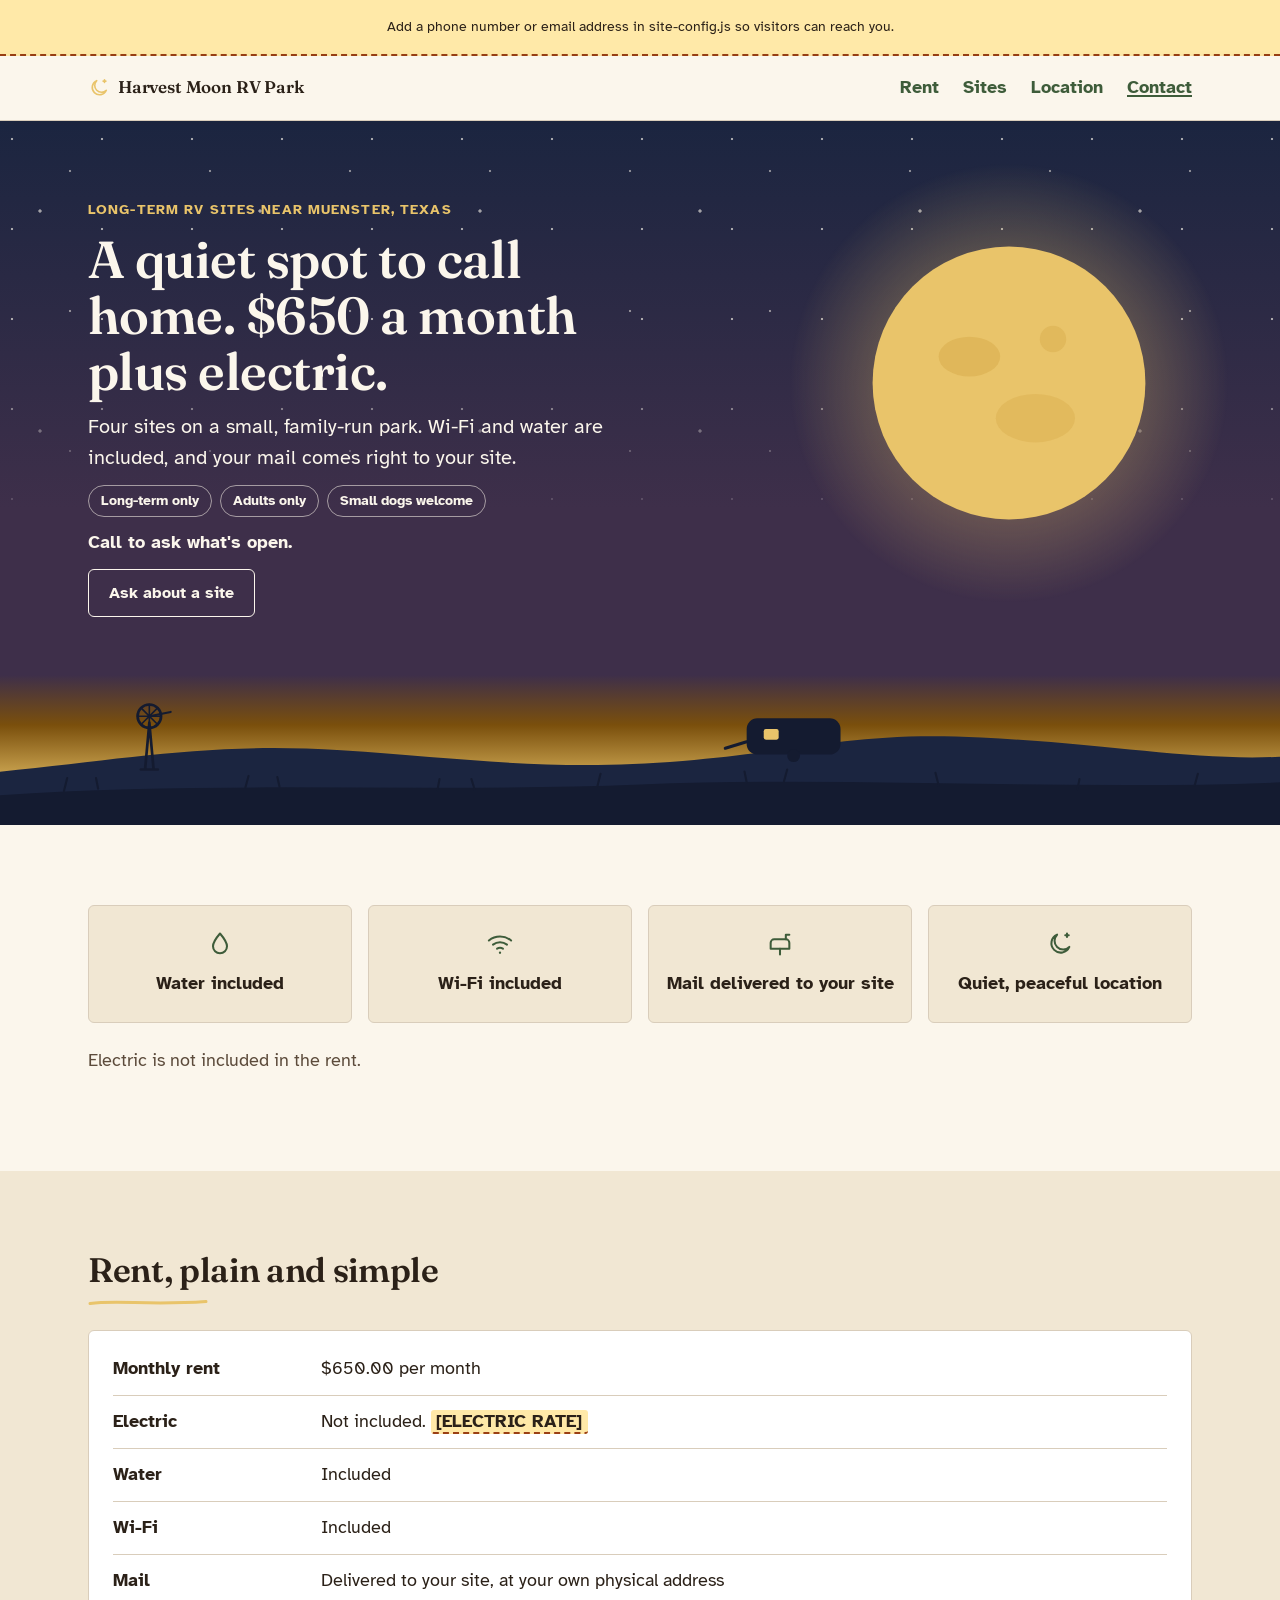
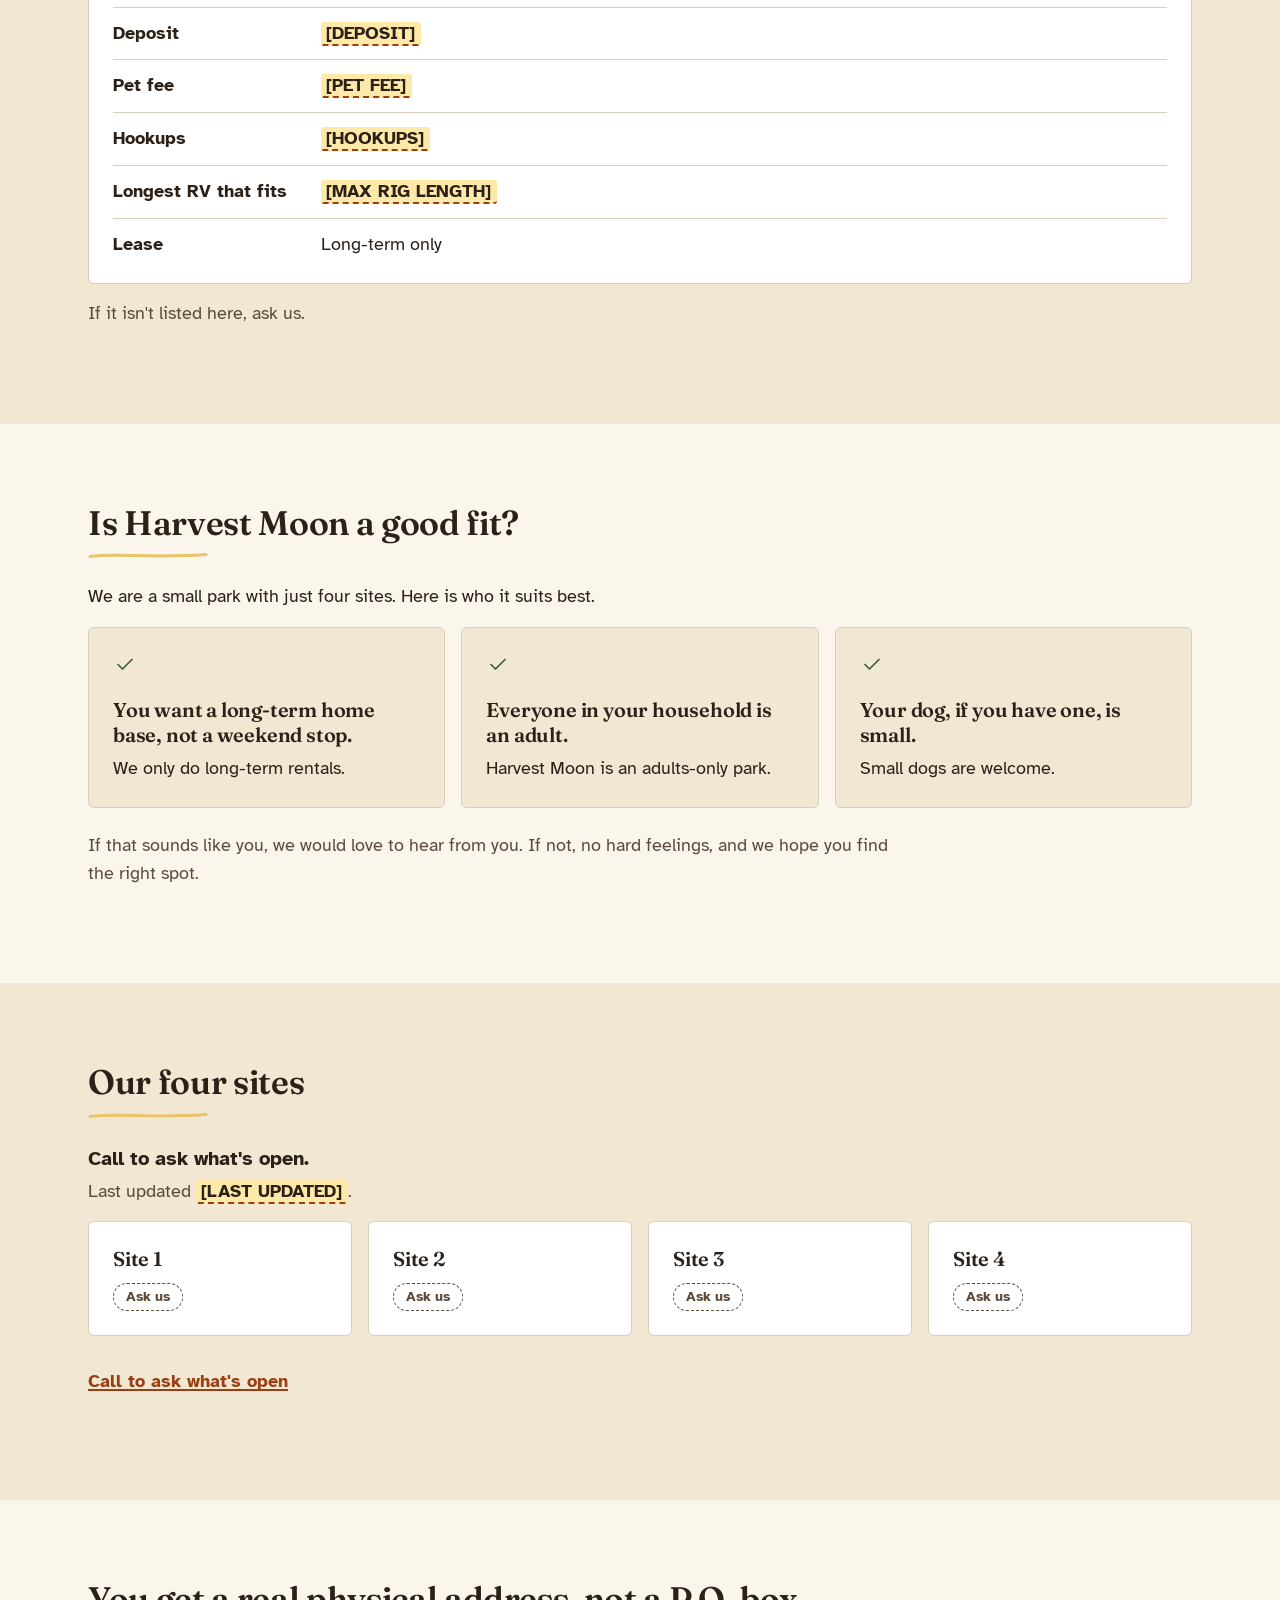
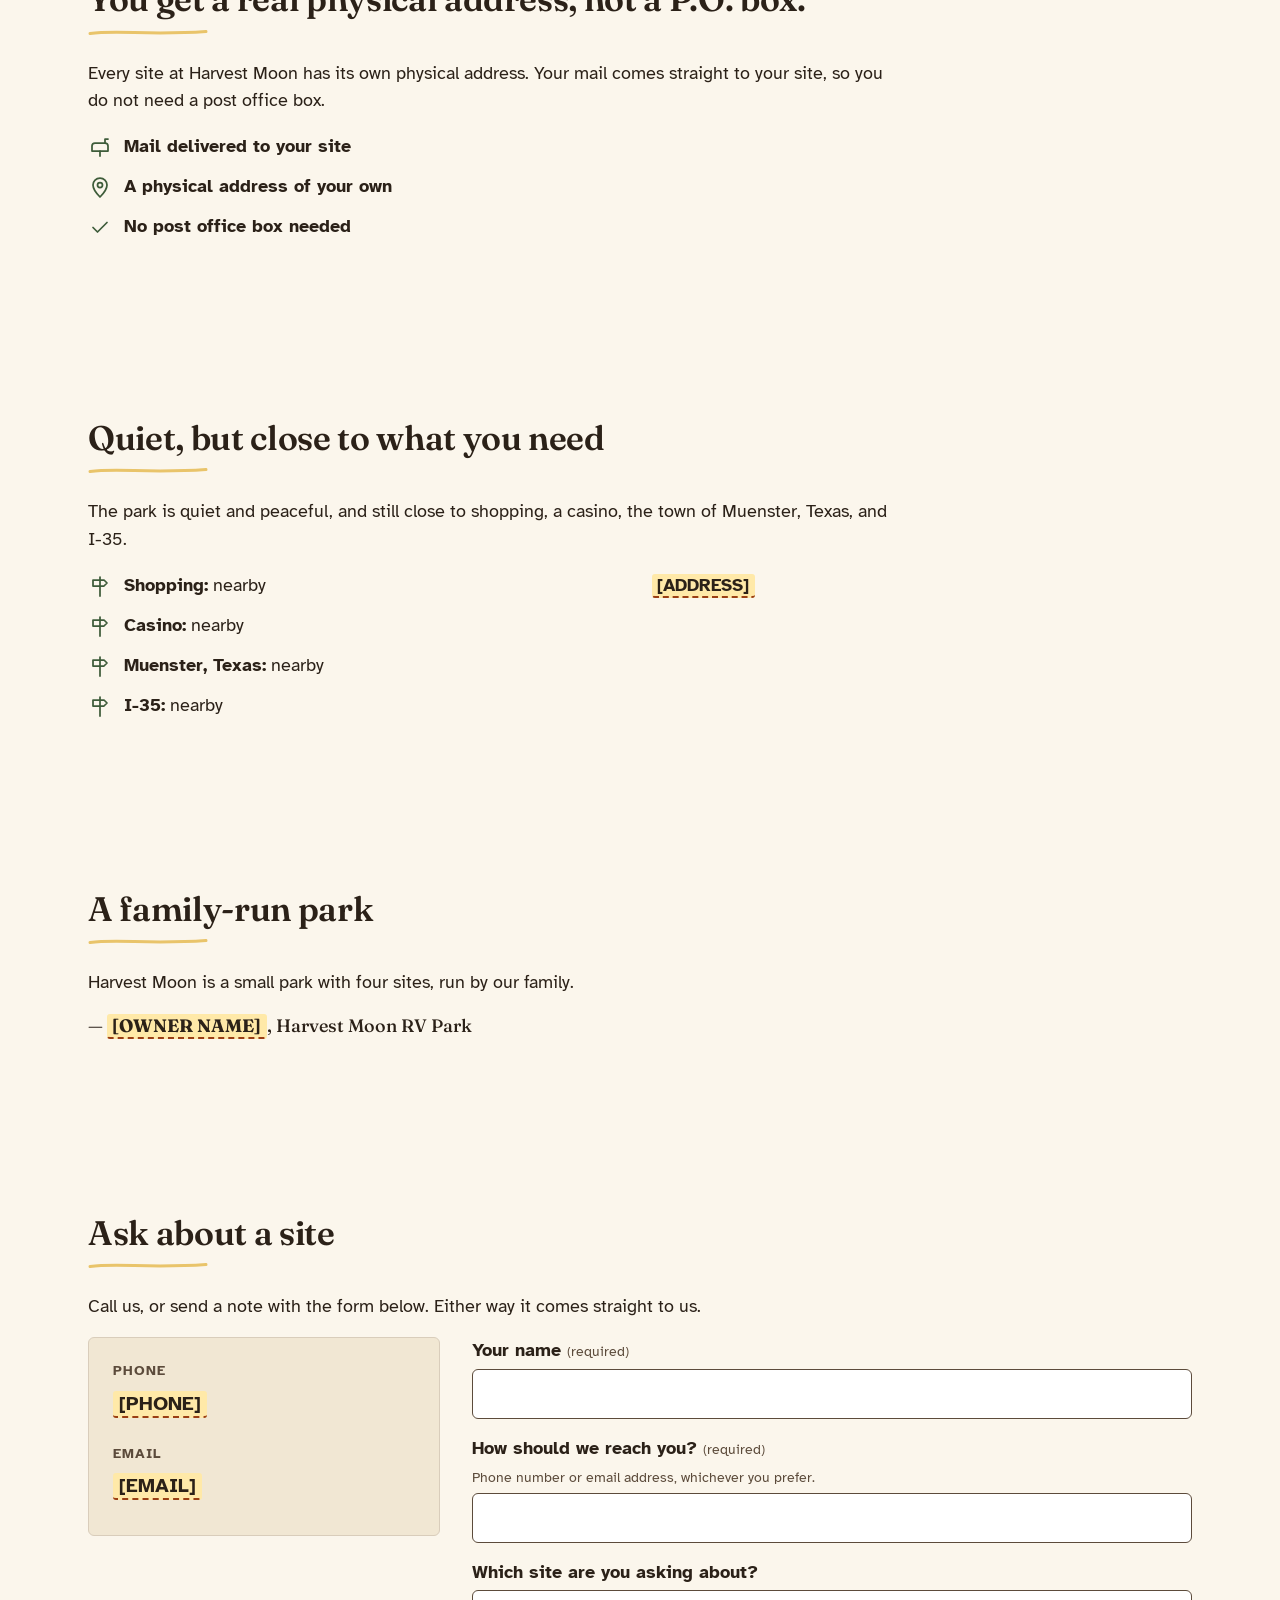
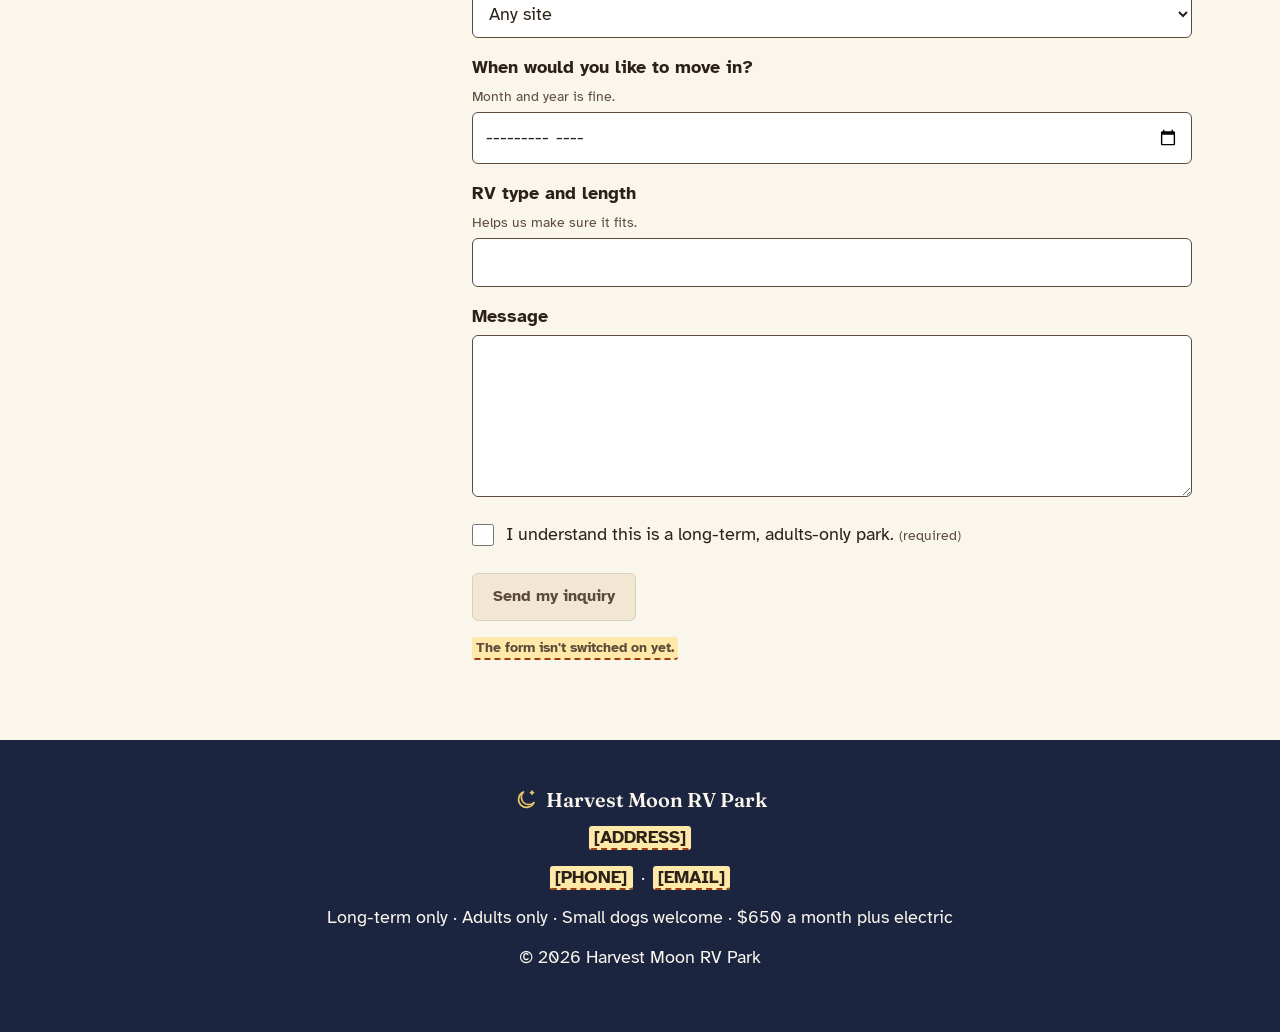
<file: index.html>
<!DOCTYPE html>
<html lang="en" class="no-js">
<head>
<meta charset="utf-8">
<meta name="viewport" content="width=device-width, initial-scale=1">
<title>Harvest Moon RV Park | Long-term RV sites near Muenster, Texas</title>
<meta name="description" content="Four long-term RV sites near Muenster, Texas. $650 a month plus electric. Wi-Fi and water included. Your own physical address. Adults only, small dogs welcome.">
<meta name="color-scheme" content="light">
<meta name="theme-color" content="#FBF6EC">
<link rel="icon" href="data:image/svg+xml,%3Csvg xmlns='http://www.w3.org/2000/svg' viewBox='0 0 64 64'%3E%3Crect width='64' height='64' rx='12' fill='%231B2540'/%3E%3Ccircle cx='32' cy='28' r='15' fill='%23E9C46A'/%3E%3Cpath d='M0 48Q16 40 32 46T64 44V64H0Z' fill='%23141B30'/%3E%3C/svg%3E">
<link rel="preconnect" href="https://fonts.googleapis.com">
<link rel="preconnect" href="https://fonts.gstatic.com" crossorigin>
<link rel="stylesheet" href="https://fonts.googleapis.com/css2?family=Atkinson+Hyperlegible:ital,wght@0,400;0,700;1,400&family=Fraunces:opsz,wght@9..144,500;9..144,600&display=swap">
<link rel="stylesheet" href="./styles.css">
<meta property="og:type" content="website">
<meta property="og:site_name" content="Harvest Moon RV Park">
<meta property="og:title" content="Harvest Moon RV Park | Long-term RV sites near Muenster, Texas">
<meta property="og:description" content="Four long-term RV sites near Muenster, Texas. $650 a month plus electric. Wi-Fi and water included. Your own physical address. Adults only, small dogs welcome.">
<meta property="og:locale" content="en_US">
<!-- Owner: when you have a photo for link previews, upload it as photos/og-image.jpg (1200 x 630 pixels) and remove the comment marks around the next line, so that it starts with <meta and ends with >. See README, "Adding photos". -->
<!-- <meta property="og:image" content="photos/og-image.jpg"> -->
<meta name="twitter:card" content="summary">
<meta name="twitter:title" content="Harvest Moon RV Park | Long-term RV sites near Muenster, Texas">
<meta name="twitter:description" content="Four long-term RV sites near Muenster, Texas. $650 a month plus electric. Wi-Fi and water included. Your own physical address. Adults only, small dogs welcome.">
<script>document.documentElement.className=document.documentElement.className.replace("no-js","js");</script>
<script type="application/ld+json" id="jsonld">
{
  "@context": "https://schema.org",
  "@type": "Campground",
  "additionalType": "https://schema.org/RVPark",
  "name": "Harvest Moon RV Park",
  "description": "Four long-term RV sites near Muenster, Texas. $650 a month plus electric. Wi-Fi and water included. Your own physical address. Adults only, small dogs welcome.",
  "priceRange": "$650/month plus electric",
  "petsAllowed": "Small dogs",
  "amenityFeature": [
    { "@type": "LocationFeatureSpecification", "name": "Wi-Fi", "value": true },
    { "@type": "LocationFeatureSpecification", "name": "Water", "value": true },
    { "@type": "LocationFeatureSpecification", "name": "Mail delivered to your site", "value": true }
  ]
}
</script>
</head>
<body>

<svg class="sprite" xmlns="http://www.w3.org/2000/svg" aria-hidden="true" focusable="false">
  <symbol id="i-moon" viewBox="0 0 24 24" fill="none" stroke="currentColor" stroke-width="1.75" stroke-linecap="round" stroke-linejoin="round"><path d="M20 14.5A8 8 0 1 1 9.5 4a6.5 6.5 0 0 0 10.5 10.5z"/><path d="M18 3v3M16.5 4.5h3"/></symbol>
  <symbol id="i-water" viewBox="0 0 24 24" fill="none" stroke="currentColor" stroke-width="1.75" stroke-linecap="round" stroke-linejoin="round"><path d="M12 3s6 7 6 11a6 6 0 0 1-12 0c0-4 6-11 6-11z"/></symbol>
  <symbol id="i-wifi" viewBox="0 0 24 24" fill="none" stroke="currentColor" stroke-width="1.75" stroke-linecap="round" stroke-linejoin="round"><path d="M2.5 9a15 15 0 0 1 19 0"/><path d="M6 12.5a10 10 0 0 1 12 0"/><path d="M9.5 16a5 5 0 0 1 5 0"/><circle cx="12" cy="19.5" r="1" fill="currentColor" stroke="none"/></symbol>
  <symbol id="i-mailbox" viewBox="0 0 24 24" fill="none" stroke="currentColor" stroke-width="1.75" stroke-linecap="round" stroke-linejoin="round"><path d="M7 8h10a3 3 0 0 1 3 3v5H4v-5a3 3 0 0 1 3-3z"/><path d="M12 16v5"/><path d="M17 8V4h3"/></symbol>
  <symbol id="i-paw" viewBox="0 0 24 24" fill="none" stroke="currentColor" stroke-width="1.75" stroke-linecap="round" stroke-linejoin="round"><circle cx="12" cy="15" r="3.5"/><circle cx="6.5" cy="11" r="1.6"/><circle cx="9.5" cy="6.5" r="1.6"/><circle cx="14.5" cy="6.5" r="1.6"/><circle cx="17.5" cy="11" r="1.6"/></symbol>
  <symbol id="i-signpost" viewBox="0 0 24 24" fill="none" stroke="currentColor" stroke-width="1.75" stroke-linecap="round" stroke-linejoin="round"><path d="M12 22V6"/><path d="M5 6h11l3 3-3 3H5z"/><path d="M12 3v3"/></symbol>
  <symbol id="i-pin" viewBox="0 0 24 24" fill="none" stroke="currentColor" stroke-width="1.75" stroke-linecap="round" stroke-linejoin="round"><path d="M12 22s7-7 7-12a7 7 0 0 0-14 0c0 5 7 12 7 12z"/><circle cx="12" cy="10" r="2.5"/></symbol>
  <symbol id="i-phone" viewBox="0 0 24 24" fill="none" stroke="currentColor" stroke-width="1.75" stroke-linecap="round" stroke-linejoin="round"><path d="M5 3h4l2 5-2.5 1.5a11 11 0 0 0 6 6L16 13l5 2v4a2 2 0 0 1-2 2A16 16 0 0 1 3 5a2 2 0 0 1 2-2z"/></symbol>
  <symbol id="i-check" viewBox="0 0 24 24" fill="none" stroke="currentColor" stroke-width="1.75" stroke-linecap="round" stroke-linejoin="round"><path d="M5 12.5l4.5 4.5L19 7.5"/></symbol>
  <symbol id="i-menu" viewBox="0 0 24 24" fill="none" stroke="currentColor" stroke-width="1.75" stroke-linecap="round" stroke-linejoin="round"><path d="M4 7h16M4 12h16M4 17h16"/></symbol>
  <symbol id="i-close" viewBox="0 0 24 24" fill="none" stroke="currentColor" stroke-width="1.75" stroke-linecap="round" stroke-linejoin="round"><path d="M6 6l12 12M18 6L6 18"/></symbol>
</svg>

<a class="skip-link" href="#main">Skip to main content</a>
<div id="config-warning" class="banner" role="status" hidden></div>

<header class="site-header">
  <div class="site-header__inner container">
    <a class="brand" href="#top"><svg class="icon" aria-hidden="true" focusable="false"><use href="#i-moon"/></svg><span>Harvest Moon RV Park</span></a>
    <nav id="site-nav" aria-label="Main">
      <button id="nav-toggle" class="nav__toggle" type="button" aria-expanded="false" aria-controls="nav-list"><svg class="icon" aria-hidden="true" focusable="false"><use href="#i-menu"/></svg><span class="sr-only">Menu</span></button>
      <ul id="nav-list" class="nav__list">
        <li><a href="#rent">Rent</a></li>
        <li><a href="#availability">Sites</a></li>
        <li><a href="#location">Location</a></li>
        <li><a href="#contact">Contact</a></li>
      </ul>
    </nav>
    <a id="header-cta" class="btn btn--primary" href="#contact" data-tel><span>Call</span><span class="btn__number" data-fill="phone"></span></a>
  </div>
</header>

<main id="main">

<section class="hero" id="top" aria-labelledby="hero-title">
  <div class="hero__art" role="img" aria-label="A harvest moon rising over a dark prairie horizon, with a small travel trailer and one lit window.">
    <div class="hero__stars"></div>
    <svg class="hero__moon" viewBox="0 0 200 200" aria-hidden="true" focusable="false">
      <defs>
        <radialGradient id="moon-halo">
          <stop offset="55%" stop-color="#E9C46A" stop-opacity=".28"/>
          <stop offset="100%" stop-color="#E9C46A" stop-opacity="0"/>
        </radialGradient>
      </defs>
      <circle cx="100" cy="100" r="100" fill="url(#moon-halo)"/>
      <circle cx="100" cy="100" r="62" fill="#E9C46A"/>
      <ellipse cx="82" cy="88" rx="14" ry="9" fill="#D9AE4E" opacity=".55"/>
      <ellipse cx="112" cy="116" rx="18" ry="11" fill="#D9AE4E" opacity=".45"/>
      <circle cx="120" cy="80" r="6" fill="#D9AE4E" opacity=".5"/>
    </svg>
    <svg class="hero__horizon" viewBox="0 0 1200 200" preserveAspectRatio="xMidYMax slice" aria-hidden="true" focusable="false">
      <path fill="#1B2540" d="M0 150 C120 138 200 122 320 130 C440 138 520 150 640 140 C760 130 800 112 920 118 C1040 124 1120 140 1200 136 L1200 200 L0 200 Z"/>
      <g fill="none" stroke="#141B30" stroke-linecap="round">
        <path d="M136 148 L140 104 M144 148 L140 104 M132 148 H148" stroke-width="2.5"/>
        <circle cx="140" cy="98" r="11" stroke-width="2.5"/>
        <path d="M129 98 H151 M140 87 V109 M132.2 90.2 L147.8 105.8 M147.8 90.2 L132.2 105.8" stroke-width="1.5"/>
        <path d="M140 98 L160 94" stroke-width="2"/>
      </g>
      <g>
        <rect x="700" y="100" width="88" height="34" rx="10" fill="#141B30"/>
        <rect x="716" y="110" width="14" height="10" rx="2" fill="#E9C46A"/>
        <path d="M700 122 L680 128" stroke="#141B30" stroke-width="3" stroke-linecap="round"/>
        <circle cx="744" cy="135" r="6" fill="#141B30"/>
      </g>
      <path fill="#141B30" d="M0 172 C200 158 400 170 600 162 C800 154 1000 168 1200 160 L1200 200 L0 200 Z"/>
      <path fill="none" stroke="#141B30" stroke-width="2" stroke-linecap="round" d="M60 168l3-12M92 166l-2-10M230 165l3-11M262 164l-2-9M410 168l2-11M445 167l-3-10M560 164l3-12M700 160l-2-10M735 159l3-11M880 163l-3-12M1010 167l2-10M1120 163l3-11"/>
    </svg>
  </div>
  <div class="hero__inner container">
    <p class="eyebrow">Long-term RV sites near Muenster, Texas</p>
    <h1 id="hero-title">A quiet spot to call home. <span class="price" data-fill="rent">$650</span> a month plus electric.</h1>
    <p class="hero__sub">Four sites on a small, family-run park. Wi-Fi and water are included, and your mail comes right to your site.</p>
    <ul class="chips" aria-label="The three house rules"><li class="chip">Long-term only</li><li class="chip">Adults only</li><li class="chip">Small dogs welcome</li></ul>
    <p class="hero__availability" id="availability-line">Call to ask what's open.</p>
    <div class="hero__actions">
      <a class="btn btn--gold" id="hero-cta-primary" href="#contact" data-tel>Call</a>
      <a class="btn btn--ghost" id="hero-cta-secondary" href="#contact">Ask about a site</a>
    </div>
  </div>
</section>

<section class="section" id="included" aria-labelledby="included-title">
  <div class="container">
    <h2 id="included-title" class="section-title sr-only">What's included</h2>
    <ul class="tiles">
      <li class="tile"><svg class="icon" aria-hidden="true" focusable="false"><use href="#i-water"/></svg><span>Water included</span></li>
      <li class="tile"><svg class="icon" aria-hidden="true" focusable="false"><use href="#i-wifi"/></svg><span>Wi-Fi included</span></li>
      <li class="tile"><svg class="icon" aria-hidden="true" focusable="false"><use href="#i-mailbox"/></svg><span>Mail delivered to your site</span></li>
      <li class="tile"><svg class="icon" aria-hidden="true" focusable="false"><use href="#i-moon"/></svg><span>Quiet, peaceful location</span></li>
    </ul>
    <p class="muted">Electric is not included in the rent.</p>
  </div>
</section>

<section class="section section--sand" id="rent" aria-labelledby="rent-title">
  <div class="container">
    <h2 id="rent-title" class="section-title">Rent, plain and simple</h2>
    <div class="card">
      <dl class="facts">
        <div class="facts__row"><dt>Monthly rent</dt><dd><span data-fill="rentExact">$650.00</span> per month</dd></div>
        <div class="facts__row"><dt>Electric</dt><dd>Not included. <span class="is-placeholder" data-fill="electricNote">[ELECTRIC RATE]</span></dd></div>
        <div class="facts__row"><dt>Water</dt><dd>Included</dd></div>
        <div class="facts__row"><dt>Wi-Fi</dt><dd>Included</dd></div>
        <div class="facts__row"><dt>Mail</dt><dd>Delivered to your site, at your own physical address</dd></div>
        <div class="facts__row"><dt>Deposit</dt><dd><span class="is-placeholder" data-fill="deposit">[DEPOSIT]</span></dd></div>
        <div class="facts__row"><dt>Pet fee</dt><dd><span class="is-placeholder" data-fill="petFee">[PET FEE]</span></dd></div>
        <div class="facts__row"><dt>Hookups</dt><dd><span class="is-placeholder" data-fill="hookups">[HOOKUPS]</span></dd></div>
        <div class="facts__row"><dt>Longest RV that fits</dt><dd><span class="is-placeholder" data-fill="maxRigLength">[MAX RIG LENGTH]</span></dd></div>
        <div class="facts__row"><dt>Lease</dt><dd>Long-term only</dd></div>
      </dl>
    </div>
    <p class="muted card-after">If it isn't listed here, ask us.</p>
  </div>
</section>

<section class="section" id="fit" aria-labelledby="fit-title">
  <div class="container">
    <h2 id="fit-title" class="section-title">Is Harvest Moon a good fit?</h2>
    <p class="prose">We are a small park with just four sites. Here is who it suits best.</p>
    <div class="fit-grid">
      <div class="fit-card"><svg class="icon" aria-hidden="true" focusable="false"><use href="#i-check"/></svg><h3>You want a long-term home base, not a weekend stop.</h3><p>We only do long-term rentals.</p></div>
      <div class="fit-card"><svg class="icon" aria-hidden="true" focusable="false"><use href="#i-check"/></svg><h3>Everyone in your household is an adult.</h3><p>Harvest Moon is an adults-only park.</p></div>
      <div class="fit-card"><svg class="icon" aria-hidden="true" focusable="false"><use href="#i-check"/></svg><h3>Your dog, if you have one, is small.</h3><p>Small dogs are welcome. <span id="pet-note" data-show-if="petNote" data-fill="petNote" hidden></span></p></div>
    </div>
    <div id="rules-extra" class="rules" data-show-if="rules" hidden>
      <h3>A few more things we ask</h3>
      <ul id="rules-list"></ul>
    </div>
    <p class="muted prose">If that sounds like you, we would love to hear from you. If not, no hard feelings, and we hope you find the right spot.</p>
  </div>
</section>

<section class="section section--sand" id="availability" aria-labelledby="availability-title">
  <div class="container">
    <h2 id="availability-title" class="section-title">Our four sites</h2>
    <p id="availability-summary" class="availability-summary">Call to ask what's open.</p>
    <p class="muted">Last updated <span class="is-placeholder" data-fill="availabilityUpdated">[LAST UPDATED]</span>.</p>
    <ul id="site-list" class="sites">
      <li class="site-card"><h3>Site 1</h3><span class="badge badge--unknown">Ask us</span></li>
      <li class="site-card"><h3>Site 2</h3><span class="badge badge--unknown">Ask us</span></li>
      <li class="site-card"><h3>Site 3</h3><span class="badge badge--unknown">Ask us</span></li>
      <li class="site-card"><h3>Site 4</h3><span class="badge badge--unknown">Ask us</span></li>
    </ul>
    <p><a id="availability-cta" class="link--rust" href="#contact">Ask about a site</a></p>
  </div>
</section>

<section class="section" id="address" aria-labelledby="address-title">
  <div class="container">
    <h2 id="address-title" class="section-title">You get a real physical address, not a P.O. box.</h2>
    <p class="prose">Every site at Harvest Moon has its own physical address. Your mail comes straight to your site, so you do not need a post office box.</p>
    <ul class="icon-rows">
      <li class="icon-row"><svg class="icon" aria-hidden="true" focusable="false"><use href="#i-mailbox"/></svg><span>Mail delivered to your site</span></li>
      <li class="icon-row"><svg class="icon" aria-hidden="true" focusable="false"><use href="#i-pin"/></svg><span>A physical address of your own</span></li>
      <li class="icon-row"><svg class="icon" aria-hidden="true" focusable="false"><use href="#i-check"/></svg><span>No post office box needed</span></li>
    </ul>
    <p id="mail-note" class="muted prose" data-show-if="mailNote" data-fill="mailNote" hidden></p>
  </div>
</section>

<section class="section" id="location" aria-labelledby="location-title">
  <div class="container">
    <h2 id="location-title" class="section-title">Quiet, but close to what you need</h2>
    <p class="prose">The park is quiet and peaceful, and still close to shopping, a casino, the town of Muenster, Texas, and I-35.</p>
    <div class="location-grid">
      <ul class="nearby">
        <li><svg class="icon" aria-hidden="true" focusable="false"><use href="#i-signpost"/></svg><span><strong>Shopping:</strong> <span data-fill="distances.shopping" data-empty="nearby">nearby</span></span></li>
        <li><svg class="icon" aria-hidden="true" focusable="false"><use href="#i-signpost"/></svg><span><strong>Casino:</strong> <span data-fill="distances.casino" data-empty="nearby">nearby</span></span></li>
        <li><svg class="icon" aria-hidden="true" focusable="false"><use href="#i-signpost"/></svg><span><strong>Muenster, Texas:</strong> <span data-fill="distances.muenster" data-empty="nearby">nearby</span></span></li>
        <li><svg class="icon" aria-hidden="true" focusable="false"><use href="#i-signpost"/></svg><span><strong>I-35:</strong> <span data-fill="distances.i35" data-empty="nearby">nearby</span></span></li>
      </ul>
      <address class="address">
        <div><span class="is-placeholder" data-fill="address">[ADDRESS]</span></div>
        <a id="maps-link" href="#" hidden>Open in Google Maps</a>
      </address>
    </div>
  </div>
</section>

<section class="section" id="about" aria-labelledby="about-title">
  <div class="container">
    <h2 id="about-title" class="section-title">A family-run park</h2>
    <p class="prose">Harvest Moon is a small park with four sites, run by our family. <span id="about-note" data-show-if="aboutNote" data-fill="aboutNote" hidden></span></p>
    <p class="signature">— <span class="is-placeholder" data-fill="ownerName">[OWNER NAME]</span>, Harvest Moon RV Park</p>
  </div>
</section>

<section class="section" id="photos" aria-labelledby="photos-title" data-show-if="photos" hidden>
  <div class="container">
    <h2 id="photos-title" class="section-title">A look around</h2>
    <ul id="photo-grid" class="photo-grid"></ul>
  </div>
</section>

<section class="section" id="contact" aria-labelledby="contact-title">
  <div class="container">
    <h2 id="contact-title" class="section-title">Ask about a site</h2>
    <p class="prose">Call us, or send a note with the form below. Either way it comes straight to us.</p>
    <div class="contact-grid">
      <div class="contact-card">
        <p class="contact-card__label">Phone</p>
        <p class="contact-card__value"><a class="contact-card__big" href="#contact" data-tel><span class="is-placeholder" data-fill="phone">[PHONE]</span></a></p>
        <p class="contact-card__label">Email</p>
        <p class="contact-card__value"><a class="contact-card__big" href="#contact" data-mailto><span class="is-placeholder" data-fill="email">[EMAIL]</span></a></p>
      </div>

      <form id="inquiry-form" class="form" method="post" action="#contact">
        <noscript><p class="form__note">This form needs JavaScript. Please call or email us using the details above.</p></noscript>

        <div class="field">
          <label for="f-name">Your name <span class="req">(required)</span></label>
          <input id="f-name" name="name" type="text" autocomplete="name" required aria-describedby="err-name">
          <p class="field__error" id="err-name" hidden></p>
        </div>

        <div class="field">
          <label for="f-contact">How should we reach you? <span class="req">(required)</span></label>
          <p class="field__hint" id="hint-contact">Phone number or email address, whichever you prefer.</p>
          <input id="f-contact" name="contact" type="text" autocomplete="on" required aria-describedby="hint-contact err-contact">
          <p class="field__error" id="err-contact" hidden></p>
        </div>

        <div class="field">
          <label for="f-site">Which site are you asking about?</label>
          <select id="f-site" name="site">
            <option value="Any site" selected>Any site</option>
            <option>Site 1</option><option>Site 2</option><option>Site 3</option><option>Site 4</option>
            <option value="Next opening / waiting list">Next opening / waiting list</option>
          </select>
        </div>

        <div class="field">
          <label for="f-movein">When would you like to move in?</label>
          <p class="field__hint" id="hint-movein">Month and year is fine.</p>
          <input id="f-movein" name="movein" type="month" aria-describedby="hint-movein">
        </div>

        <div class="field">
          <label for="f-rig">RV type and length</label>
          <p class="field__hint" id="hint-rig">Helps us make sure it fits.</p>
          <input id="f-rig" name="rig" type="text" aria-describedby="hint-rig">
        </div>

        <div class="field">
          <label for="f-message">Message</label>
          <textarea id="f-message" name="message" rows="5"></textarea>
        </div>

        <div class="field field--check">
          <input id="f-agree" name="agree" type="checkbox" required aria-describedby="err-agree">
          <label for="f-agree">I understand this is a long-term, adults-only park. <span class="req">(required)</span></label>
          <p class="field__error" id="err-agree" hidden></p>
        </div>

        <div class="hp" aria-hidden="true">
          <label for="f-gotcha">Leave this field empty</label>
          <input id="f-gotcha" name="_gotcha" type="text" tabindex="-1" autocomplete="off">
        </div>

        <button id="form-submit" class="btn btn--primary" type="submit" disabled>Send my inquiry</button>
        <p class="form__note" id="form-note">This form needs JavaScript. Please call or email us using the details above.</p>
        <p id="form-status" class="form__status" role="status" aria-live="polite"></p>
      </form>
    </div>
  </div>
</section>

</main>

<footer class="site-footer">
  <p class="site-footer__brand"><svg class="icon" aria-hidden="true" focusable="false"><use href="#i-moon"/></svg><span>Harvest Moon RV Park</span></p>
  <p><span class="is-placeholder" data-fill="address">[ADDRESS]</span></p>
  <p class="site-footer__contact"><a data-tel><span class="is-placeholder" data-fill="phone">[PHONE]</span></a> <span class="site-footer__sep" aria-hidden="true">·</span> <a data-mailto><span class="is-placeholder" data-fill="email">[EMAIL]</span></a></p>
  <p>Long-term only · Adults only · Small dogs welcome · <span data-fill="rent">$650</span> a month plus electric</p>
  <p>© <span data-year>2026</span> Harvest Moon RV Park</p>
</footer>

<script src="./site-config.js"></script>
<script src="./main.js"></script>
</body>
</html>
</file>
<file: styles.css>
/* Harvest Moon RV Park - styles.css (mobile-first, no build step) */

/* ---------- Tokens ---------- */
:root {
  --color-cream: #FBF6EC; --color-sand: #F1E7D3; --color-white: #FFFFFF;
  --color-ink: #2B2118; --color-muted: #5C4B3B; --color-moss: #3E5C3A; --color-rust: #9A3F14;
  --color-gold: #E9C46A; --color-navy: #1B2540; --color-plum: #3E2F4A; --color-deep-gold: #7A4F0C;
  --color-night: #141B30; --color-maria: #D9AE4E; --color-flag: #FFE9A8; --color-line: #D9CDBB;

  --font-heading: "Fraunces", Georgia, "Times New Roman", serif;
  --font-body: "Atkinson Hyperlegible", system-ui, -apple-system, "Segoe UI", Roboto, Helvetica, Arial, sans-serif;
  --text-sm: 0.875rem; --text-base: 1.0625rem; --text-lg: 1.25rem; --text-h3: 1.25rem;
  --text-h2: clamp(1.625rem, 1.2rem + 1.8vw, 2.125rem);
  --text-h1: clamp(2rem, 1.2rem + 3.6vw, 3.25rem);
  --leading-body: 1.55; --leading-tight: 1.08;

  --space-1: .25rem; --space-2: .5rem; --space-3: .75rem; --space-4: 1rem;
  --space-5: 1.5rem; --space-6: 2rem; --space-7: 3rem; --space-8: 5rem;
  --radius: 6px; --radius-pill: 999px;
  --shadow-soft: 0 2px 8px rgba(43, 33, 24, .08);
  --container: 72rem; --measure: 68ch; --gutter: 1rem; --header-h: 56px; --horizon-h: 110px;
}
@media (min-width: 48em) { :root { --gutter: 1.5rem; --text-base: 1.125rem; --header-h: 64px; } }
@media (min-width: 64em) { :root { --horizon-h: 160px; } }

/* ---------- Reset and base ---------- */
*, *::before, *::after { box-sizing: border-box; }
html { color-scheme: light; scroll-padding-top: calc(var(--header-h) + 1rem); -webkit-text-size-adjust: 100%; }
body { margin: 0; font-family: var(--font-body); font-size: var(--text-base); line-height: var(--leading-body); color: var(--color-ink); background: var(--color-cream); overflow-wrap: break-word; }
[hidden] { display: none !important; }
img { max-width: 100%; height: auto; display: block; }
figure { margin: 0; }
h1, h2, h3 { font-family: var(--font-heading); font-weight: 600; letter-spacing: -0.01em; font-optical-sizing: auto; margin: 0 0 var(--space-4); }
h1 { font-size: var(--text-h1); line-height: var(--leading-tight); }
h2 { font-size: var(--text-h2); line-height: 1.15; }
h3 { font-size: var(--text-h3); line-height: 1.25; }
p, dl { margin: 0 0 var(--space-4); }
a { color: var(--color-moss); text-decoration: underline; text-decoration-thickness: 1.5px; text-underline-offset: 2px; }
a:hover { color: var(--color-rust); }
a:not([href]) { color: inherit; text-decoration: none; }
.link--rust { display: inline-flex; align-items: center; min-height: 44px; color: var(--color-rust); font-weight: 700; }
.prose { max-width: var(--measure); }
.muted { color: var(--color-muted); }
.eyebrow { font: 700 var(--text-sm)/1.3 var(--font-body); text-transform: uppercase; letter-spacing: .08em; }
.price, .badge { font-variant-numeric: tabular-nums; }
.container { width: 100%; max-width: var(--container); margin-inline: auto; padding-inline: var(--gutter); }
.sprite { position: absolute; width: 0; height: 0; overflow: hidden; }
.icon { width: 24px; height: 24px; flex: none; color: var(--color-moss); }
.chips, .nav__list, .tiles, .sites, .nearby, .icon-rows, .photo-grid { list-style: none; margin: 0; padding: 0; }
.sr-only { position: absolute; width: 1px; height: 1px; padding: 0; margin: -1px; overflow: hidden; clip: rect(0 0 0 0); clip-path: inset(50%); white-space: nowrap; border: 0; }
:focus-visible { outline: 3px solid var(--color-moss); outline-offset: 2px; }
.hero :focus-visible, .site-footer :focus-visible, .p404 :focus-visible { outline-color: var(--color-gold); }

.skip-link { position: absolute; top: var(--space-2); left: var(--space-2); z-index: 100; padding: .75rem 1rem; background: var(--color-cream); color: var(--color-rust); border: 2px solid var(--color-rust); border-radius: var(--radius); font-weight: 700; transform: translateY(-300%); }
.skip-link:focus { transform: none; }
.banner { background: var(--color-flag); color: var(--color-ink); border-bottom: 2px dashed var(--color-rust); padding: 1rem; text-align: center; font-size: var(--text-sm); }
.is-placeholder { background: var(--color-flag); color: var(--color-ink); border-bottom: 2px dashed var(--color-rust); border-radius: 3px; padding: 0 .3em; font-weight: 700; }

/* ---------- Buttons, badges, chips ---------- */
.btn { display: inline-flex; align-items: center; justify-content: center; gap: .5rem; min-height: 48px; padding: .75rem 1.25rem; border: 1.5px solid transparent; border-radius: var(--radius); font: 700 1rem/1.2 var(--font-body); text-decoration: none; text-align: center; cursor: pointer; }
.btn--primary { background: var(--color-rust); border-color: var(--color-rust); color: var(--color-cream); }
.btn--primary:hover { background: #7F3310; border-color: #7F3310; color: var(--color-cream); }
.btn--gold { background: var(--color-gold); border-color: var(--color-gold); color: var(--color-ink); }
.btn--gold:hover { background: #DDB456; border-color: #DDB456; color: var(--color-ink); }
.btn--secondary { background: transparent; border-color: var(--color-moss); color: var(--color-moss); }
.btn--secondary:hover { background: var(--color-sand); color: var(--color-moss); }
.btn--ghost { background: transparent; border-color: var(--color-cream); color: var(--color-cream); }
.btn--ghost:hover { background: rgba(251,246,236,.12); color: var(--color-cream); }
.btn:disabled { background: var(--color-sand); border-color: var(--color-line); color: var(--color-muted); cursor: not-allowed; }
.badge { display: inline-flex; align-items: center; min-height: 28px; padding: .2rem .75rem; border-radius: var(--radius-pill); font: 700 var(--text-sm)/1.2 var(--font-body); }
.badge--available { background: var(--color-gold); color: var(--color-ink); }
.badge--soon { background: var(--color-sand); color: var(--color-ink); border: 1px solid var(--color-line); }
.badge--occupied { background: var(--color-navy); color: var(--color-cream); }
.badge--unknown { background: transparent; color: var(--color-muted); border: 1px dashed var(--color-muted); }
.chips { display: flex; flex-wrap: wrap; gap: .5rem; }
.chip { display: inline-flex; min-height: 32px; align-items: center; padding: .25rem .75rem; border: 1px solid rgba(251,246,236,.55); border-radius: var(--radius-pill); color: var(--color-cream); font: 700 var(--text-sm)/1.2 var(--font-body); }

/* ---------- Header and nav ---------- */
.site-header { position: sticky; top: 0; z-index: 10; background: var(--color-cream); border-bottom: 1px solid var(--color-line); box-shadow: var(--shadow-soft); }
.site-header__inner { display: flex; align-items: center; gap: .375rem; min-height: var(--header-h); }
.brand { display: inline-flex; align-items: center; gap: .5rem; margin-right: auto; min-height: 44px; font: 600 1.0625rem/1.2 var(--font-heading); letter-spacing: -0.01em; color: var(--color-ink); text-decoration: none; }
.brand .icon { width: 22px; height: 22px; color: var(--color-gold); }
.nav__toggle { display: inline-flex; align-items: center; justify-content: center; width: 44px; height: 44px; padding: 0; border: 0; border-radius: var(--radius); background: none; color: var(--color-moss); cursor: pointer; }
.nav__list { display: none; }
.nav__list a { display: flex; align-items: center; min-height: 48px; padding: 0 var(--space-2); color: var(--color-moss); font-weight: 700; text-decoration: none; }
.nav__list a:hover, .nav__list a[aria-current] { color: var(--color-moss); text-decoration: underline; text-decoration-thickness: 1.5px; text-underline-offset: 2px; }
.nav--open .nav__list { display: block; position: absolute; left: 0; right: 0; top: 100%; padding: 1rem; background: var(--color-cream); border-bottom: 1px solid var(--color-line); }
.site-header .btn { padding-inline: .625rem; white-space: nowrap; }
.btn__number, .btn__number:empty { display: none; }
@media (max-width: 22.49em) { .brand { font-size: .9375rem; } .brand .icon { display: none; } }
@media (min-width: 48em) {
  .nav__toggle { display: none; }
  .nav__list, .nav--open .nav__list { display: flex; position: static; gap: 1.5rem; padding: 0; border: 0; background: none; }
  .nav__list a { min-height: 44px; padding: 0; }
  .site-header__inner { gap: var(--space-3); }
  .site-header .btn { padding-inline: .875rem; }
  .btn__number { display: inline; }
}
@media (min-width: 64em) {
  .site-header__inner { gap: var(--space-5); }
  .site-header .btn { padding-inline: 1.25rem; }
}

/* ---------- Hero ---------- */
.hero {
  position: relative; overflow: hidden; color: var(--color-cream);
  background: linear-gradient(180deg,
    var(--color-navy) 0%,
    var(--color-plum) 55%,
    var(--color-plum) calc(100% - 150px),
    var(--color-deep-gold) calc(100% - 100px),
    var(--color-gold) calc(100% - 30px),
    var(--color-gold) 100%);
}
.hero__art { position: absolute; inset: 0; pointer-events: none; }
.hero__stars {
  position: absolute; inset: 0; opacity: .7; pointer-events: none;
  background-image:
    radial-gradient(circle at 12px 18px, rgba(251,246,236,.9) 0, rgba(251,246,236,.9) 1px, transparent 1.6px),
    radial-gradient(circle at 70px 50px, rgba(251,246,236,.7) 0, rgba(251,246,236,.7) 1px, transparent 1.6px),
    radial-gradient(circle at 40px 90px, rgba(251,246,236,.85) 0, rgba(251,246,236,.85) 1.3px, transparent 2px);
  background-size: 90px 90px, 140px 140px, 220px 220px;
  -webkit-mask-image: linear-gradient(180deg, #000 0, #000 30%, transparent 62%);
          mask-image: linear-gradient(180deg, #000 0, #000 30%, transparent 62%);
}
.hero__moon { position: absolute; top: 20px; right: 16px; width: 150px; height: 150px; }
.hero__horizon { position: absolute; left: 0; right: 0; bottom: 0; width: 100%; height: var(--horizon-h); }
.hero__inner { position: relative; z-index: 1; padding-top: 176px; padding-bottom: calc(var(--horizon-h) + var(--space-6)); }
.hero__inner > * { margin: 0; }
.hero__inner > * + * { margin-top: var(--space-3); }
.hero .eyebrow { color: var(--color-gold); }
.hero__sub { font-size: var(--text-lg); }
.hero__availability { font-weight: 700; }
.hero__actions { display: flex; flex-direction: column; gap: .625rem; }
.hero__actions .btn { width: 100%; }
.hero--photo { background-image: linear-gradient(rgba(27,37,64,.8), rgba(27,37,64,.8)), var(--hero-photo); background-size: cover; background-position: center; }
.hero--photo .hero__stars, .hero--photo .hero__moon, .hero--photo .hero__horizon { display: none; }
.hero--photo .hero__inner { padding-top: var(--space-7); padding-bottom: var(--space-7); }
@media (min-width: 64em) {
  .hero__inner { padding-top: var(--space-8); padding-bottom: calc(var(--horizon-h) + var(--space-7)); max-width: var(--container); }
  .hero__inner > * { max-width: 34rem; }
  .hero__moon { top: 6%; right: 4%; width: 380px; height: 380px; }
  .hero__actions { flex-direction: row; flex-wrap: wrap; }
  .hero__actions .btn { width: auto; }
}
@media (min-width: 80em) { .hero__moon { width: 440px; height: 440px; } }

/* ---------- Sections and cards ---------- */
.section { padding-block: var(--space-7); scroll-margin-top: calc(var(--header-h) + 1rem); }
@media (min-width: 48em) { .section { padding-block: var(--space-8); } }
.section--sand { background: var(--color-sand); }
.section-title { margin-bottom: var(--space-5); }
.section-title::after {
  content: ""; display: block; width: 7.5rem; height: .5rem; margin-top: .5rem;
  background: url("data:image/svg+xml,%3Csvg xmlns='http://www.w3.org/2000/svg' viewBox='0 0 120 8'%3E%3Cpath d='M2 5.5C30 2 62 7.5 118 3.5' fill='none' stroke='%23E9C46A' stroke-width='3' stroke-linecap='round'/%3E%3C/svg%3E") left center / 100% 100% no-repeat;
}
.card, .tile, .fit-card, .site-card, .contact-card { background: var(--color-sand); border: 1px solid var(--color-line); border-radius: var(--radius); padding: var(--space-5); }
.section--sand .card, .section--sand .site-card { background: var(--color-white); }
.card-after { margin-top: var(--space-4); }

.tiles { display: grid; grid-template-columns: repeat(2, 1fr); gap: var(--space-4); margin-bottom: var(--space-5); }
.tile { display: flex; flex-direction: column; align-items: center; text-align: center; padding: var(--space-5) var(--space-3); font-weight: 700; }
.tile .icon { width: 28px; height: 28px; margin-bottom: var(--space-3); }
@media (min-width: 48em) { .tiles { grid-template-columns: repeat(4, 1fr); } }

.facts { margin: 0; }
.facts__row { padding-block: var(--space-3); border-top: 1px solid var(--color-line); }
.facts__row:first-child { padding-top: 0; border-top: 0; }
.facts__row:last-child { padding-bottom: 0; }
.facts dt { font-weight: 700; }
.facts dd { margin: 0; }
@media (min-width: 36em) { .facts__row { display: grid; grid-template-columns: 12rem 1fr; gap: var(--space-4); } }

.fit-grid { display: grid; gap: var(--space-4); margin-bottom: var(--space-5); }
.fit-card .icon { margin-bottom: var(--space-3); }
.fit-card h3 { margin-bottom: var(--space-2); }
.fit-card p { margin: 0; }
.rules { max-width: var(--measure); margin-bottom: var(--space-5); }
.rules ul { margin: 0 0 var(--space-4); padding-left: 1.25rem; }
@media (min-width: 48em) { .fit-grid { grid-template-columns: repeat(3, 1fr); } }

.availability-summary { font-weight: 700; font-size: var(--text-lg); margin-bottom: var(--space-1); }
.sites { display: grid; gap: var(--space-4); margin-bottom: var(--space-5); }
.site-card { display: flex; flex-direction: column; align-items: flex-start; gap: var(--space-3); }
.site-card h3, .site-card__note { margin: 0; }
.site-card__note { color: var(--color-muted); font-size: .9375rem; }
.site-card .btn { margin-top: auto; }
@media (min-width: 36em) { .sites { grid-template-columns: repeat(2, 1fr); } }
@media (min-width: 64em) { .sites { grid-template-columns: repeat(4, 1fr); } }

.icon-rows { margin-bottom: var(--space-4); }
.icon-row { display: flex; align-items: center; gap: var(--space-3); min-height: 32px; margin-bottom: var(--space-2); font-weight: 700; }

.location-grid { display: grid; gap: var(--space-5); }
.nearby li { display: flex; align-items: center; gap: var(--space-3); min-height: 32px; margin-bottom: var(--space-2); }
.address { font-style: normal; line-height: 1.7; }
.address a { display: inline-flex; align-items: center; min-height: 44px; margin-top: var(--space-1); }
@media (min-width: 48em) { .location-grid { grid-template-columns: 1fr 1fr; } }

.signature { font: 500 1.125rem/1.4 var(--font-heading); }

.photo-grid { display: grid; gap: var(--space-4); }
.photo-grid img { width: 100%; aspect-ratio: 4 / 3; object-fit: cover; border-radius: var(--radius); }
@media (min-width: 36em) { .photo-grid { grid-template-columns: repeat(2, 1fr); } }
@media (min-width: 64em) { .photo-grid { grid-template-columns: repeat(3, 1fr); } }

/* ---------- Contact ---------- */
.contact-grid { display: grid; gap: var(--space-6); }
.contact-card__label { margin: 0 0 var(--space-1); font: 700 var(--text-sm)/1.3 var(--font-body); text-transform: uppercase; letter-spacing: .08em; color: var(--color-muted); }
.contact-card__value { margin: 0; }
.contact-card__value + .contact-card__label { margin-top: var(--space-4); }
.contact-card__big { display: inline-block; min-height: 44px; font-size: var(--text-lg); font-weight: 700; line-height: 1.4; padding-block: .35rem; overflow-wrap: anywhere; }
@media (max-width: 22.49em) { .contact-card__big { font-size: 1.0625rem; } }
@media (min-width: 64em) { .contact-grid { grid-template-columns: 22rem 1fr; align-items: start; } }

.form { display: grid; gap: var(--space-4); }
.field label { display: block; margin-bottom: var(--space-1); font-weight: 700; }
.field__hint { margin: 0 0 var(--space-1); color: var(--color-muted); font-size: var(--text-sm); }
.req { color: var(--color-muted); font-weight: 400; font-size: var(--text-sm); }
.field input:not([type="checkbox"]), .field select, .field textarea { display: block; width: 100%; min-height: 48px; padding: .625rem .75rem; background: var(--color-white); color: var(--color-ink); border: 1px solid var(--color-muted); border-radius: var(--radius); font: inherit; }
.field textarea { min-height: 8rem; resize: vertical; }
.field [aria-invalid="true"] { border: 2px solid var(--color-rust); }
.field__error { margin: var(--space-1) 0 0; color: var(--color-rust); font-size: var(--text-sm); font-weight: 700; }
.field--check { display: flex; flex-wrap: wrap; align-items: center; gap: var(--space-3); min-height: 44px; }
.field--check input { width: 22px; height: 22px; margin: 0; flex: none; accent-color: var(--color-moss); }
.field--check label { flex: 1; min-width: 0; margin: 0; font-weight: 400; }
.field--check .field__error { flex-basis: 100%; }
.hp { position: absolute; left: -10000px; width: 1px; height: 1px; overflow: hidden; }
.form .btn { justify-self: start; }
.form__note { margin: 0; color: var(--color-muted); font-size: var(--text-sm); max-width: var(--measure); }
.form__note.is-placeholder { display: inline-block; justify-self: start; }
.form__status { margin: 0; font-weight: 700; }
.form__status:empty { display: none; }

/* ---------- Footer ---------- */
.site-footer { background: var(--color-navy); color: var(--color-cream); text-align: center; padding: var(--space-7) var(--gutter); }
.site-footer p { margin: 0 0 var(--space-3); overflow-wrap: anywhere; }
.site-footer a { color: var(--color-gold); }
.site-footer a[href] { display: inline-flex; align-items: center; min-height: 44px; }
.site-footer a:hover { color: var(--color-cream); }
.site-footer a:not([href]) { color: inherit; }
.site-footer .icon { color: var(--color-gold); }
.site-footer__brand { display: inline-flex; align-items: center; gap: .5rem; font: 600 1.25rem/1.2 var(--font-heading); }
.site-footer__contact { display: flex; flex-direction: column; align-items: center; }
.site-footer__sep { display: none; }
@media (min-width: 36em) { .site-footer__contact { flex-direction: row; flex-wrap: wrap; justify-content: center; column-gap: .5rem; } .site-footer__sep { display: inline; } }

/* ---------- Motion ---------- */
@media (prefers-reduced-motion: no-preference) {
  html { scroll-behavior: smooth; }
  .hero__moon { animation: moon-rise 1.6s ease-out both; }
  .hero__stars { animation: stars-in 2s ease-out both; }
}
@keyframes moon-rise { from { transform: translateY(24px); opacity: 0; } to { transform: none; opacity: 1; } }
@keyframes stars-in { from { opacity: 0; } to { opacity: .7; } }

/* ---------- No JavaScript ---------- */
.no-js .nav__list { display: flex; flex-wrap: wrap; }
.no-js .nav__toggle { display: none; }
.no-js .site-header__inner { flex-wrap: wrap; padding-block: var(--space-2); }
@media (max-width: 47.99em) { .no-js .site-header { position: static; } }
.no-js #form-note { display: none; }
</file>
